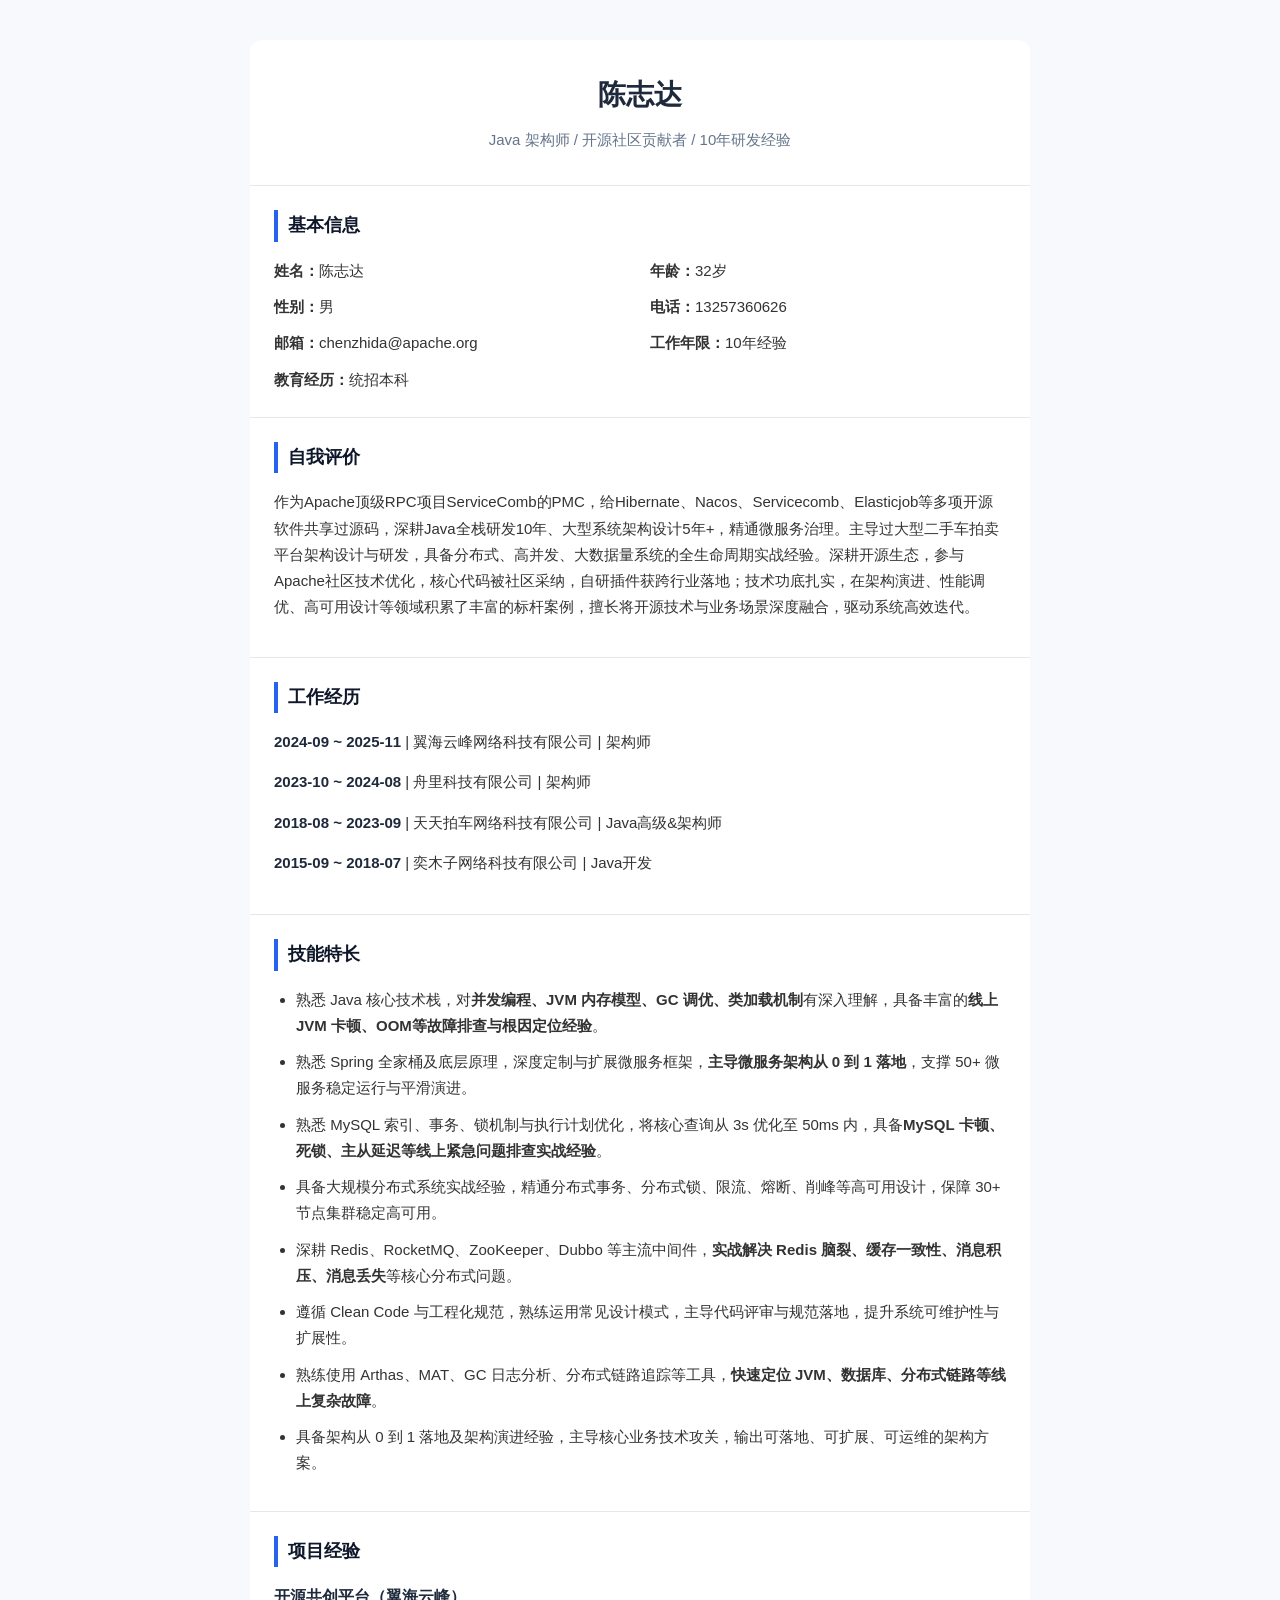
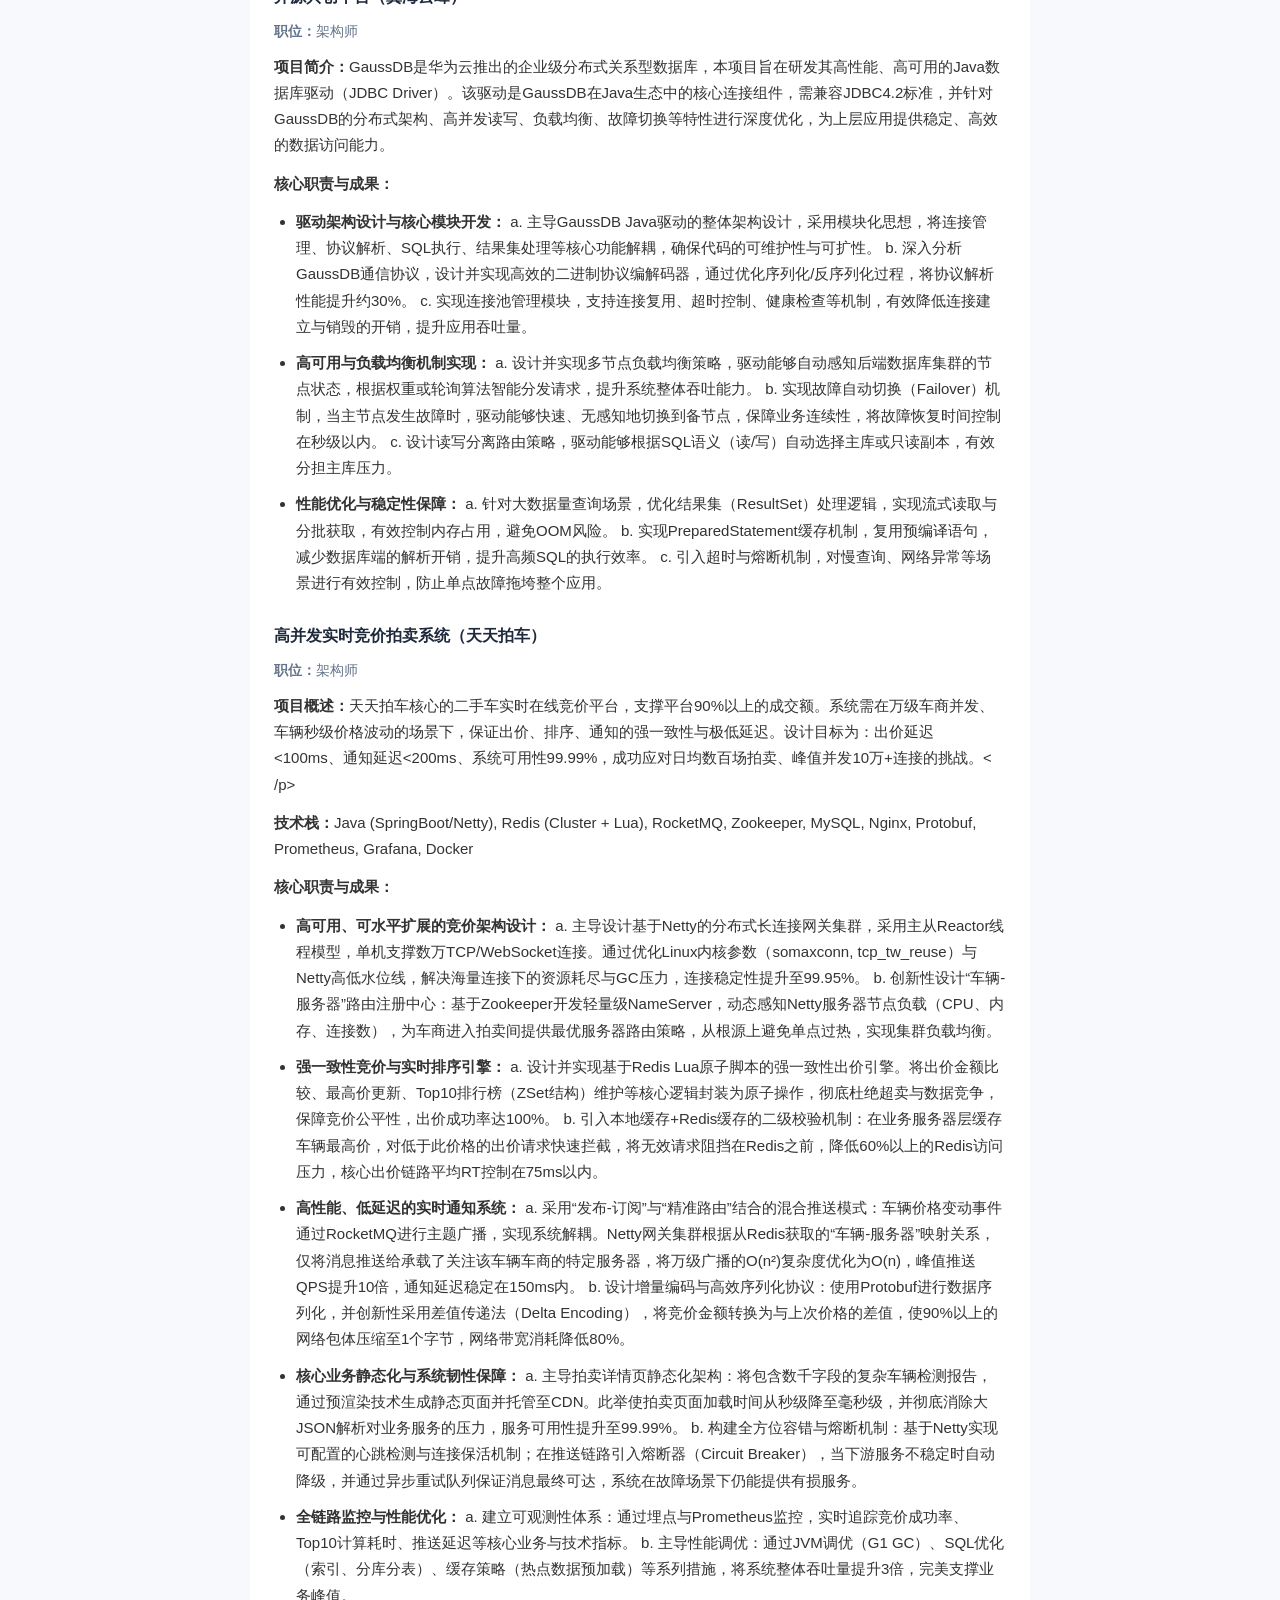
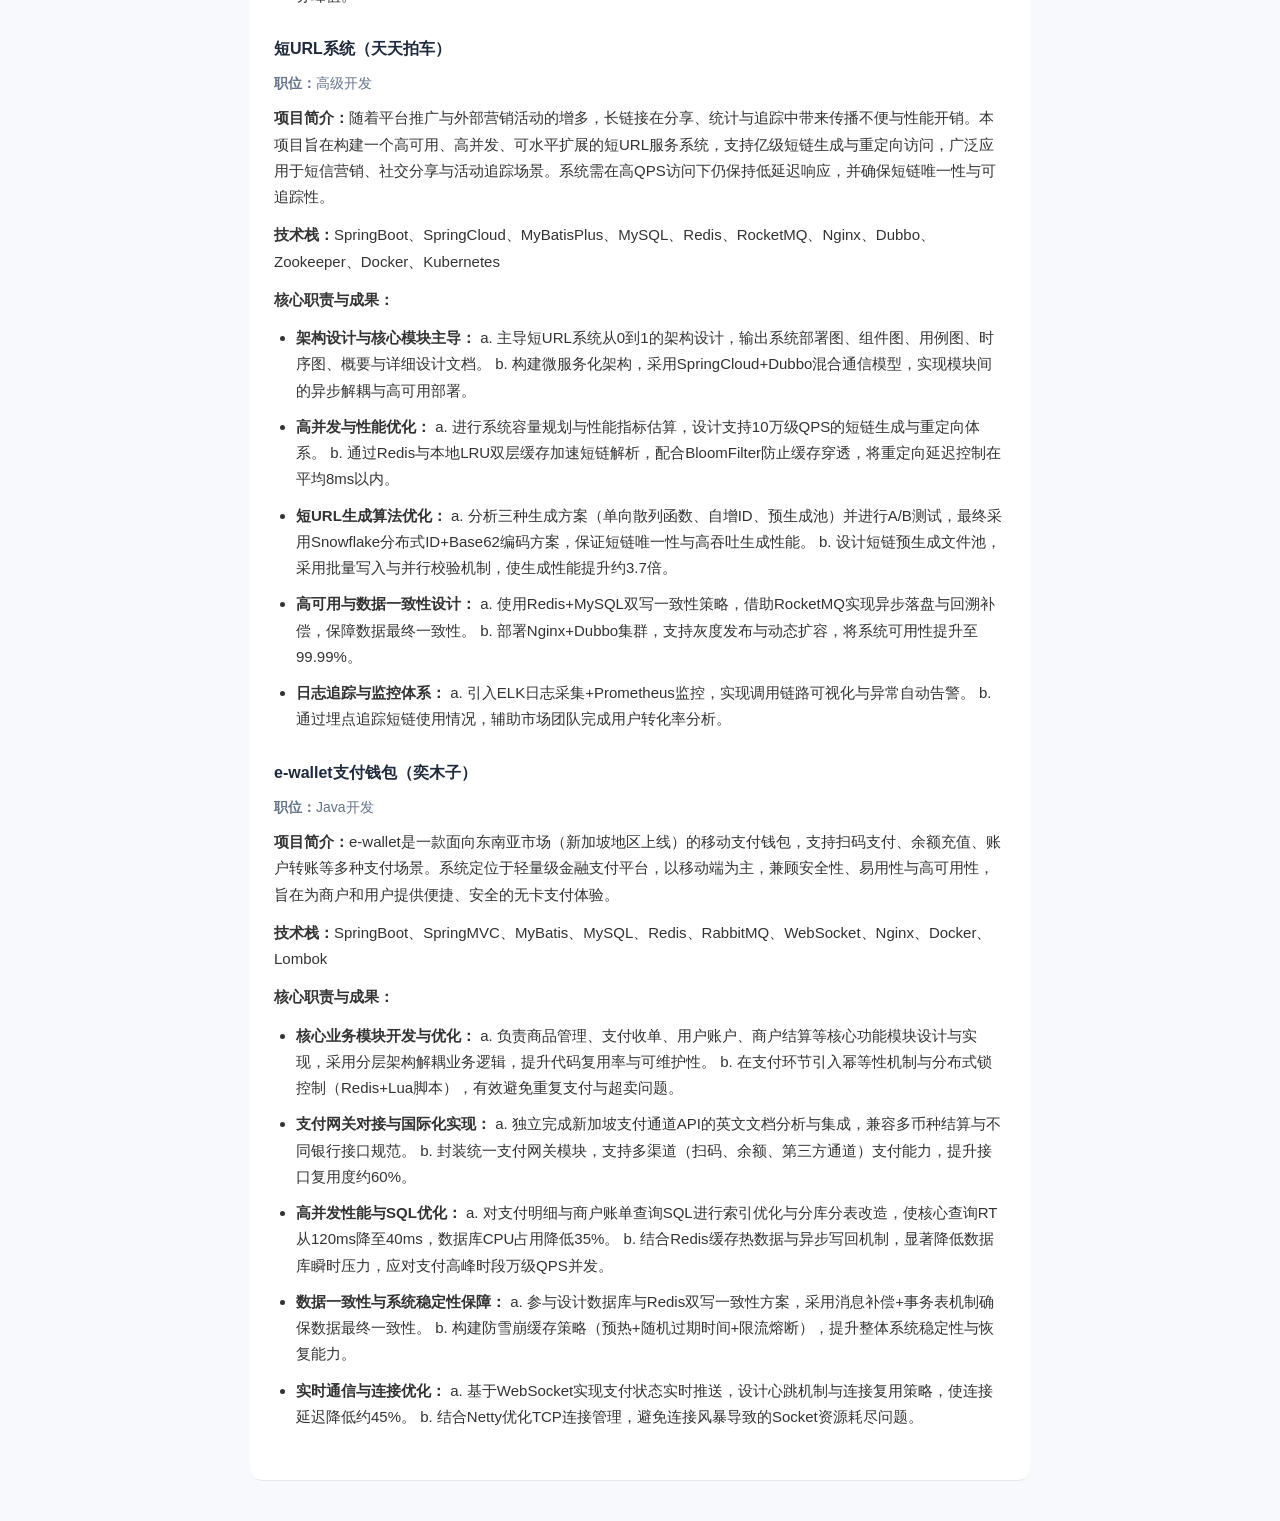
<file: index.html>
<!DOCTYPE html>
<html lang="zh-CN">

<head>
  <meta charset="UTF-8">
  <meta name="viewport" content="width=device-width, initial-scale=1.0">
  <title>陈志达 | 个人简历</title>
  <style>
    * {
      margin: 0;
      padding: 0;
      box-sizing: border-box;
    }

    body {
      font-family: "Microsoft YaHei", "Helvetica Neue", Arial, sans-serif;
      background-color: #f7f9fc;
      color: #333;
      line-height: 1.75;
      font-size: 15px;
    }

    .container {
      max-width: 820px;
      margin: 40px auto;
      padding: 0 20px;
    }

    header {
      text-align: center;
      padding: 30px 20px 20px;
      background: #fff;
      border-radius: 12px 12px 0 0;
      border-bottom: 1px solid #e5e7eb;
    }

    header h1 {
      font-size: 28px;
      color: #1e293b;
      margin-bottom: 8px;
    }

    header p {
      font-size: 15px;
      color: #64748b;
    }

    section {
      background: #fff;
      padding: 24px;
      border-bottom: 1px solid #e5e7eb;
    }

    section:last-of-type {
      border-radius: 0 0 12px 12px;
    }

    h2 {
      font-size: 18px;
      color: #0f172a;
      margin-bottom: 16px;
      border-left: 4px solid #2563eb;
      padding-left: 10px;
    }

    ul {
      padding-left: 22px;
      margin-bottom: 10px;
    }

    li {
      margin-bottom: 10px;
    }

    .info-grid {
      display: grid;
      grid-template-columns: 1fr 1fr;
      gap: 10px 20px;
    }

    .timeline-item {
      margin-bottom: 14px;
    }

    .timeline-item strong {
      color: #1e293b;
    }

    .project {
      margin-bottom: 26px;
    }

    .project h3 {
      font-size: 16px;
      color: #1e293b;
      margin-bottom: 8px;
    }

    .project-meta {
      font-size: 14px;
      color: #64748b;
      margin-bottom: 10px;
    }

    p {
      margin-bottom: 12px;
    }

    @media (max-width: 600px) {
      .info-grid {
        grid-template-columns: 1fr;
      }

      body {
        font-size: 14px;
        line-height: 1.7;
      }

      header h1 {
        font-size: 24px;
      }

      section {
        padding: 18px 16px;
      }
    }
  </style>
</head>

<body>
  <div class="container">
    <header>
      <h1>陈志达</h1>
      <p>Java 架构师 / 开源社区贡献者 / 10年研发经验</p>
    </header>

    <section>
      <h2>基本信息</h2>
      <div class="info-grid">
        <div><strong>姓名：</strong>陈志达</div>
        <div><strong>年龄：</strong>32岁</div>
        <div><strong>性别：</strong>男</div>
        <div><strong>电话：</strong>13257360626</div>
        <div><strong>邮箱：</strong>chenzhida@apache.org</div>
        <div><strong>工作年限：</strong>10年经验</div>
        <div><strong>教育经历：</strong>统招本科</div>
      </div>
    </section>

    <section>
      <h2>自我评价</h2>
      <p>
        作为Apache顶级RPC项目ServiceComb的PMC，给Hibernate、Nacos、Servicecomb、Elasticjob等多项开源软件共享过源码，深耕Java全栈研发10年、大型系统架构设计5年+，精通微服务治理。主导过大型二手车拍卖平台架构设计与研发，具备分布式、高并发、大数据量系统的全生命周期实战经验。深耕开源生态，参与Apache社区技术优化，核心代码被社区采纳，自研插件获跨行业落地；技术功底扎实，在架构演进、性能调优、高可用设计等领域积累了丰富的标杆案例，擅长将开源技术与业务场景深度融合，驱动系统高效迭代。
      </p>
    </section>

    <section>
      <h2>工作经历</h2>
      <div class="timeline-item"><strong>2024-09 ~ 2025-11</strong> | 翼海云峰网络科技有限公司 | 架构师</div>
      <div class="timeline-item"><strong>2023-10 ~ 2024-08</strong> | 舟里科技有限公司 | 架构师</div>
      <div class="timeline-item"><strong>2018-08 ~ 2023-09</strong> | 天天拍车网络科技有限公司 | Java高级&架构师</div>
      <div class="timeline-item"><strong>2015-09 ~ 2018-07</strong> | 奕木子网络科技有限公司 | Java开发</div>
    </section>

    <section>
      <h2>技能特长</h2>
      <ul>
        <li>熟悉 Java 核心技术栈，对<strong>并发编程、JVM 内存模型、GC 调优、类加载机制</strong>有深入理解，具备丰富的<strong>线上 JVM
            卡顿、OOM等故障排查与根因定位经验</strong>。</li>
        <li>熟悉 Spring 全家桶及底层原理，深度定制与扩展微服务框架，<strong>主导微服务架构从 0 到 1 落地</strong>，支撑 50+ 微服务稳定运行与平滑演进。</li>
        <li>熟悉 MySQL 索引、事务、锁机制与执行计划优化，将核心查询从 3s 优化至 50ms 内，具备<strong>MySQL 卡顿、死锁、主从延迟等线上紧急问题排查实战经验</strong>。</li>
        <li>具备大规模分布式系统实战经验，精通分布式事务、分布式锁、限流、熔断、削峰等高可用设计，保障 30+ 节点集群稳定高可用。</li>
        <li>深耕 Redis、RocketMQ、ZooKeeper、Dubbo 等主流中间件，<strong>实战解决 Redis 脑裂、缓存一致性、消息积压、消息丢失</strong>等核心分布式问题。</li>
        <li>遵循 Clean Code 与工程化规范，熟练运用常见设计模式，主导代码评审与规范落地，提升系统可维护性与扩展性。</li>
        <li>熟练使用 Arthas、MAT、GC 日志分析、分布式链路追踪等工具，<strong>快速定位 JVM、数据库、分布式链路等线上复杂故障</strong>。</li>
        <li>具备架构从 0 到 1 落地及架构演进经验，主导核心业务技术攻关，输出可落地、可扩展、可运维的架构方案。</li>
      </ul>
    </section>

    <section>
      <h2>项目经验</h2>

      <div class="project">
        <h3>开源共创平台（翼海云峰）</h3>
        <div class="project-meta"><strong>职位：</strong>架构师</div>
        <p><strong>项目简介：</strong>GaussDB是华为云推出的企业级分布式关系型数据库，本项⽬旨在研发其⾼性能、⾼可⽤的Java数据库驱动（JDBC
          Driver）。该驱动是GaussDB在Java⽣态中的核⼼连接组件，需兼容JDBC4.2标准，并针对GaussDB的分布式架构、⾼并发读写、负载均衡、故障切换等特性进⾏深度优化，为上层应⽤提供稳定、⾼效的数据访问能⼒。
        </p>
        <p><strong>核心职责与成果：</strong></p>
        <ul>
          <li><strong>驱动架构设计与核⼼模块开发：</strong>
            a. 主导GaussDB Java驱动的整体架构设计，采⽤模块化思想，将连接管理、协议解析、SQL执⾏、结果集处理等核⼼功能解耦，确保代码的可维护性与可扩性。
            b. 深⼊分析GaussDB通信协议，设计并实现⾼效的⼆进制协议编解码器，通过优化序列化/反序列化过程，将协议解析性能提升约30%。
            c. 实现连接池管理模块，⽀持连接复⽤、超时控制、健康检查等机制，有效降低连接建⽴与销毁的开销，提升应⽤吞吐量。
          </li>
          <li><strong>⾼可⽤与负载均衡机制实现：</strong>
            a. 设计并实现多节点负载均衡策略，驱动能够⾃动感知后端数据库集群的节点状态，根据权重或轮询算法智能分发请求，提升系统整体吞吐能⼒。
            b. 实现故障⾃动切换（Failover）机制，当主节点发⽣故障时，驱动能够快速、⽆感知地切换到备节点，保障业务连续性，将故障恢复时间控制在秒级以内。
            c. 设计读写分离路由策略，驱动能够根据SQL语义（读/写）⾃动选择主库或只读副本，有效分担主库压⼒。
          </li>
          <li><strong>性能优化与稳定性保障：</strong>
            a. 针对⼤数据量查询场景，优化结果集（ResultSet）处理逻辑，实现流式读取与分批获取，有效控制内存占⽤，避免OOM⻛险。
            b. 实现PreparedStatement缓存机制，复⽤预编译语句，减少数据库端的解析开销，提升⾼频SQL的执⾏效率。
            c. 引⼊超时与熔断机制，对慢查询、⽹络异常等场景进⾏有效控制，防⽌单点故障拖垮整个应⽤。
          </li>
        </ul>
      </div>

      <div class="project">
        <h3>高并发实时竞价拍卖系统（天天拍车）</h3>
        <div class="project-meta"><strong>职位：</strong>架构师</div>
        <p>
          <strong>项目概述：</strong>天天拍车核心的二手车实时在线竞价平台，支撑平台90%以上的成交额。系统需在万级车商并发、车辆秒级价格波动的场景下，保证出价、排序、通知的强一致性与极低延迟。设计目标为：出价延迟
          <100ms、通知延迟<200ms、系统可用性99.99%，成功应对日均数百场拍卖、峰值并发10万+连接的挑战。< /p>
            <p><strong>技术栈：</strong>Java (SpringBoot/Netty), Redis (Cluster + Lua), RocketMQ, Zookeeper, MySQL, Nginx,
              Protobuf, Prometheus, Grafana, Docker</p>
            <p><strong>核心职责与成果：</strong></p>
            <ul>
              <li><strong>高可用、可水平扩展的竞价架构设计：</strong>
                a. 主导设计基于Netty的分布式长连接网关集群，采用主从Reactor线程模型，单机支撑数万TCP/WebSocket连接。通过优化Linux内核参数（somaxconn,
                tcp_tw_reuse）与Netty高低水位线，解决海量连接下的资源耗尽与GC压力，连接稳定性提升至99.95%。
                b.
                创新性设计“车辆-服务器”路由注册中心：基于Zookeeper开发轻量级NameServer，动态感知Netty服务器节点负载（CPU、内存、连接数），为车商进入拍卖间提供最优服务器路由策略，从根源上避免单点过热，实现集群负载均衡。
              </li>
              <li><strong>强一致性竞价与实时排序引擎：</strong>
                a. 设计并实现基于Redis
                Lua原子脚本的强一致性出价引擎。将出价金额比较、最高价更新、Top10排行榜（ZSet结构）维护等核心逻辑封装为原子操作，彻底杜绝超卖与数据竞争，保障竞价公平性，出价成功率达100%。
                b.
                引入本地缓存+Redis缓存的二级校验机制：在业务服务器层缓存车辆最高价，对低于此价格的出价请求快速拦截，将无效请求阻挡在Redis之前，降低60%以上的Redis访问压力，核心出价链路平均RT控制在75ms以内。
              </li>
              <li><strong>高性能、低延迟的实时通知系统：</strong>
                a.
                采用“发布-订阅”与“精准路由”结合的混合推送模式：车辆价格变动事件通过RocketMQ进行主题广播，实现系统解耦。Netty网关集群根据从Redis获取的“车辆-服务器”映射关系，仅将消息推送给承载了关注该车辆车商的特定服务器，将万级广播的O(n²)复杂度优化为O(n)，峰值推送QPS提升10倍，通知延迟稳定在150ms内。
                b. 设计增量编码与高效序列化协议：使用Protobuf进行数据序列化，并创新性采用差值传递法（Delta
                Encoding），将竞价金额转换为与上次价格的差值，使90%以上的网络包体压缩至1个字节，网络带宽消耗降低80%。
              </li>
              <li><strong>核心业务静态化与系统韧性保障：</strong>
                a.
                主导拍卖详情页静态化架构：将包含数千字段的复杂车辆检测报告，通过预渲染技术生成静态页面并托管至CDN。此举使拍卖页面加载时间从秒级降至毫秒级，并彻底消除大JSON解析对业务服务的压力，服务可用性提升至99.99%。
                b. 构建全方位容错与熔断机制：基于Netty实现可配置的心跳检测与连接保活机制；在推送链路引入熔断器（Circuit
                Breaker），当下游服务不稳定时自动降级，并通过异步重试队列保证消息最终可达，系统在故障场景下仍能提供有损服务。
              </li>
              <li><strong>全链路监控与性能优化：</strong>
                a. 建立可观测性体系：通过埋点与Prometheus监控，实时追踪竞价成功率、Top10计算耗时、推送延迟等核心业务与技术指标。
                b. 主导性能调优：通过JVM调优（G1 GC）、SQL优化（索引、分库分表）、缓存策略（热点数据预加载）等系列措施，将系统整体吞吐量提升3倍，完美支撑业务峰值。
              </li>
            </ul>
      </div>

      <div class="project">
        <h3>短URL系统（天天拍车）</h3>
        <div class="project-meta"><strong>职位：</strong>高级开发</div>
        <p>
          <strong>项目简介：</strong>随着平台推广与外部营销活动的增多，长链接在分享、统计与追踪中带来传播不便与性能开销。本项目旨在构建一个高可用、高并发、可水平扩展的短URL服务系统，支持亿级短链生成与重定向访问，广泛应用于短信营销、社交分享与活动追踪场景。系统需在高QPS访问下仍保持低延迟响应，并确保短链唯一性与可追踪性。
        </p>
        <p>
          <strong>技术栈：</strong>SpringBoot、SpringCloud、MyBatisPlus、MySQL、Redis、RocketMQ、Nginx、Dubbo、Zookeeper、Docker、Kubernetes
        </p>
        <p><strong>核心职责与成果：</strong></p>
        <ul>
          <li><strong>架构设计与核心模块主导：</strong>
            a. 主导短URL系统从0到1的架构设计，输出系统部署图、组件图、用例图、时序图、概要与详细设计文档。
            b. 构建微服务化架构，采用SpringCloud+Dubbo混合通信模型，实现模块间的异步解耦与高可用部署。
          </li>
          <li><strong>高并发与性能优化：</strong>
            a. 进行系统容量规划与性能指标估算，设计支持10万级QPS的短链生成与重定向体系。
            b. 通过Redis与本地LRU双层缓存加速短链解析，配合BloomFilter防止缓存穿透，将重定向延迟控制在平均8ms以内。
          </li>
          <li><strong>短URL生成算法优化：</strong>
            a. 分析三种生成方案（单向散列函数、自增ID、预生成池）并进行A/B测试，最终采用Snowflake分布式ID+Base62编码方案，保证短链唯一性与高吞吐生成性能。
            b. 设计短链预生成文件池，采用批量写入与并行校验机制，使生成性能提升约3.7倍。
          </li>
          <li><strong>高可用与数据一致性设计：</strong>
            a. 使用Redis+MySQL双写一致性策略，借助RocketMQ实现异步落盘与回溯补偿，保障数据最终一致性。
            b. 部署Nginx+Dubbo集群，支持灰度发布与动态扩容，将系统可用性提升至99.99%。
          </li>
          <li><strong>日志追踪与监控体系：</strong>
            a. 引入ELK日志采集+Prometheus监控，实现调用链路可视化与异常自动告警。
            b. 通过埋点追踪短链使用情况，辅助市场团队完成用户转化率分析。
          </li>
        </ul>
      </div>

      <div class="project">
        <h3>e-wallet支付钱包（奕木子）</h3>
        <div class="project-meta"><strong>职位：</strong>Java开发</div>
        <p>
          <strong>项目简介：</strong>e-wallet是一款面向东南亚市场（新加坡地区上线）的移动支付钱包，支持扫码支付、余额充值、账户转账等多种支付场景。系统定位于轻量级金融支付平台，以移动端为主，兼顾安全性、易用性与高可用性，旨在为商户和用户提供便捷、安全的无卡支付体验。
        </p>
        <p><strong>技术栈：</strong>SpringBoot、SpringMVC、MyBatis、MySQL、Redis、RabbitMQ、WebSocket、Nginx、Docker、Lombok</p>
        <p><strong>核心职责与成果：</strong></p>
        <ul>
          <li><strong>核心业务模块开发与优化：</strong>
            a. 负责商品管理、支付收单、用户账户、商户结算等核心功能模块设计与实现，采用分层架构解耦业务逻辑，提升代码复用率与可维护性。
            b. 在支付环节引入幂等性机制与分布式锁控制（Redis+Lua脚本），有效避免重复支付与超卖问题。
          </li>
          <li><strong>支付网关对接与国际化实现：</strong>
            a. 独立完成新加坡支付通道API的英文文档分析与集成，兼容多币种结算与不同银行接口规范。
            b. 封装统一支付网关模块，支持多渠道（扫码、余额、第三方通道）支付能力，提升接口复用度约60%。
          </li>
          <li><strong>高并发性能与SQL优化：</strong>
            a. 对支付明细与商户账单查询SQL进行索引优化与分库分表改造，使核心查询RT从120ms降至40ms，数据库CPU占用降低35%。
            b. 结合Redis缓存热数据与异步写回机制，显著降低数据库瞬时压力，应对支付高峰时段万级QPS并发。
          </li>
          <li><strong>数据一致性与系统稳定性保障：</strong>
            a. 参与设计数据库与Redis双写一致性方案，采用消息补偿+事务表机制确保数据最终一致性。
            b. 构建防雪崩缓存策略（预热+随机过期时间+限流熔断），提升整体系统稳定性与恢复能力。
          </li>
          <li><strong>实时通信与连接优化：</strong>
            a. 基于WebSocket实现支付状态实时推送，设计心跳机制与连接复用策略，使连接延迟降低约45%。
            b. 结合Netty优化TCP连接管理，避免连接风暴导致的Socket资源耗尽问题。
          </li>
        </ul>
      </div>

    </section>
  </div>
</body>

</html>
</file>
